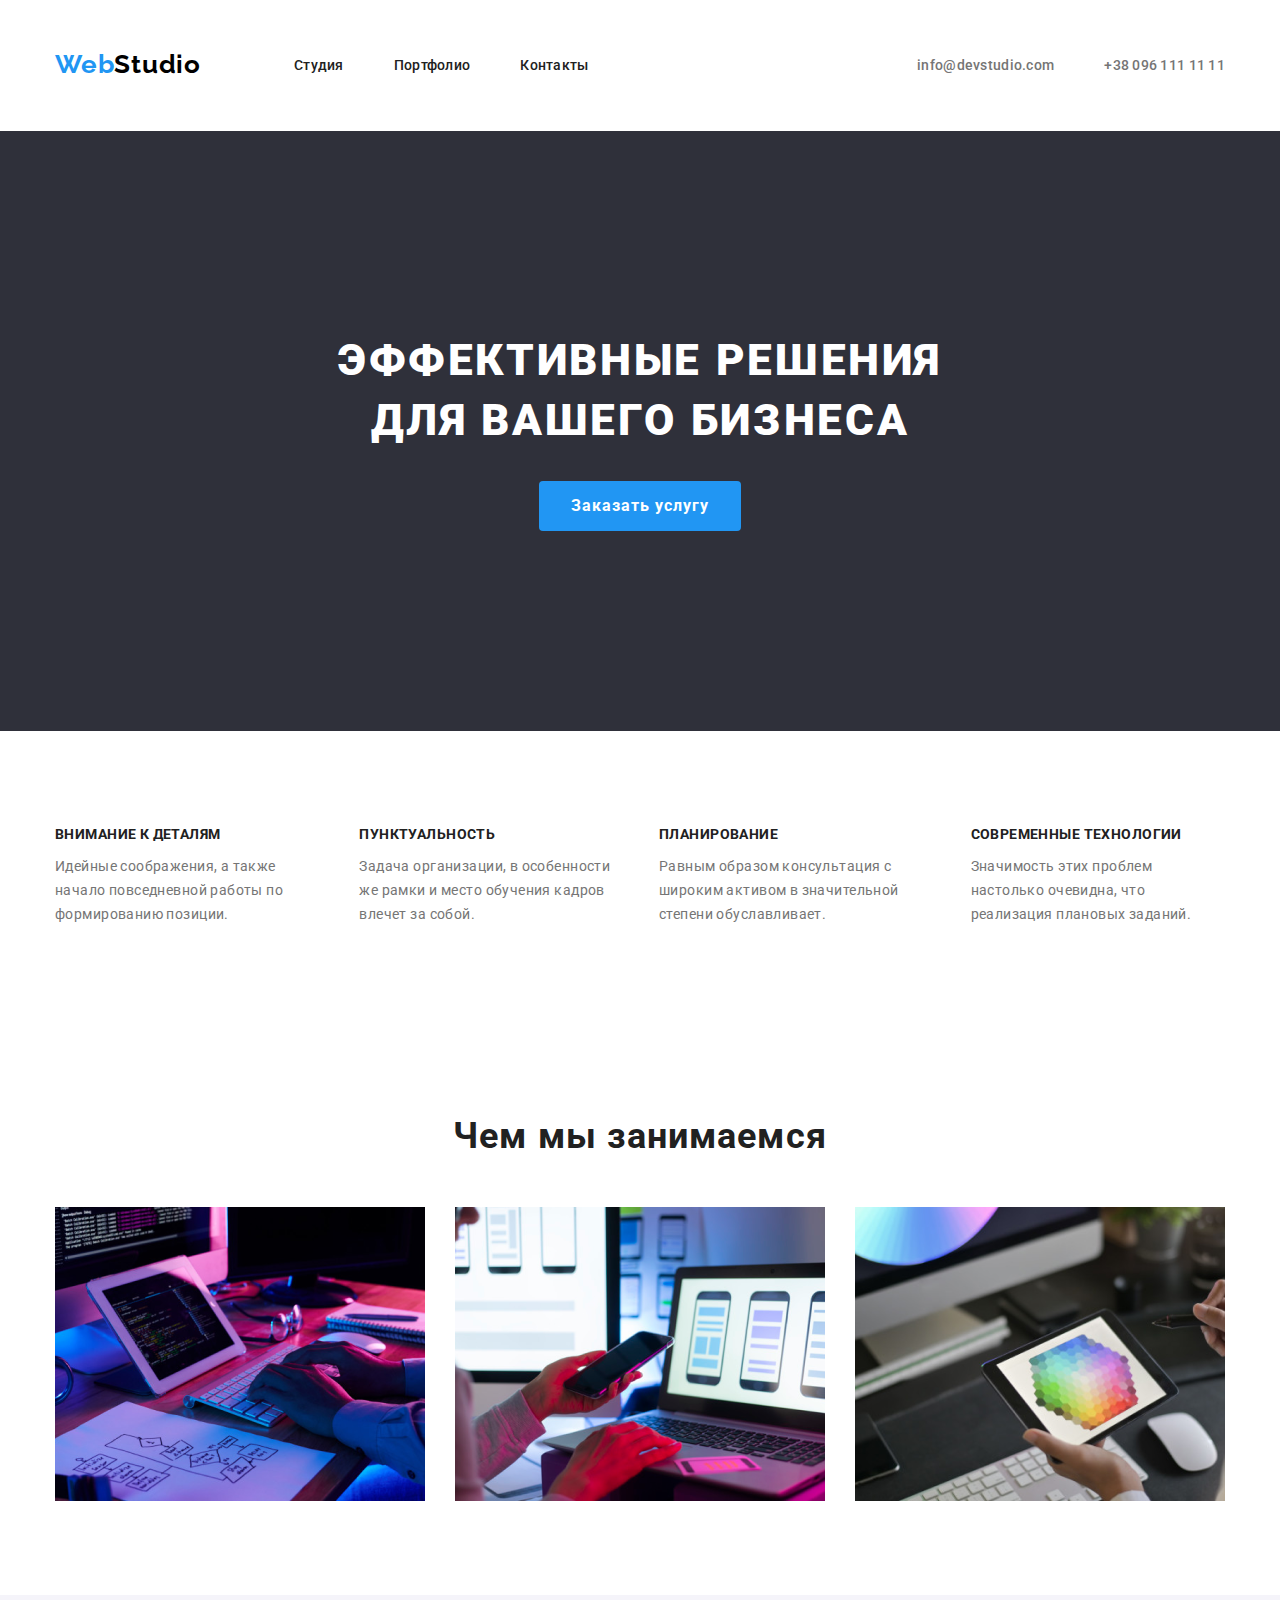
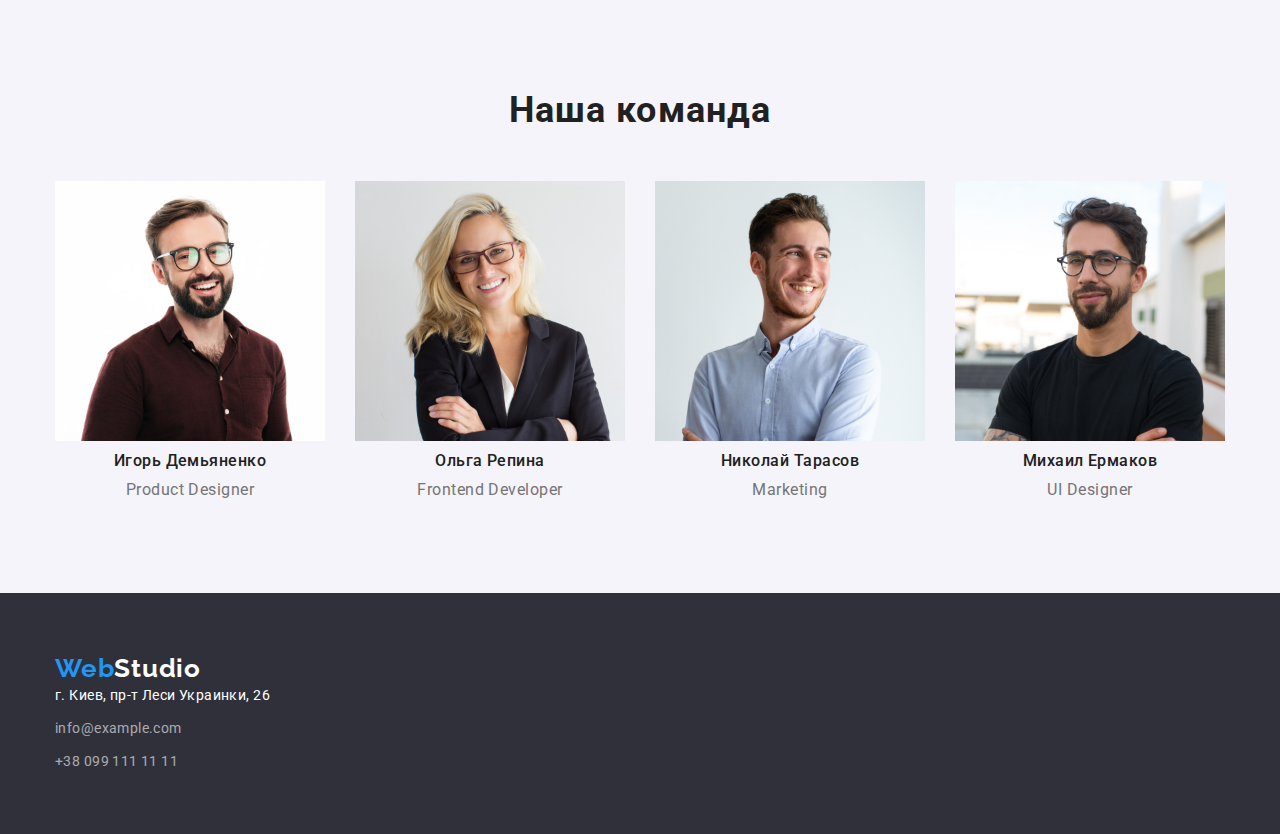
<file: index.html>
<!DOCTYPE html>
<html lang="ru">
<head>
    <meta charset="UTF-8">
    <meta http-equiv="X-UA-Compatible" content="IE=edge">
    <meta name="viewport" content="width=device-width, initial-scale=1.0">
    <title>Студия</title>
    <link rel="preconnect" href="https://fonts.googleapis.com">
    <link rel="preconnect" href="https://fonts.gstatic.com" crossorigin>
    <link rel="stylesheet" href="https://cdn.jsdelivr.net/npm/modern-normalize@1.1.0/modern-normalize.min.css">
    <link href="https://fonts.googleapis.com/css2?family=Raleway:wght@700&family=Roboto:wght@400;500;700;900&display=swap"
        rel="stylesheet" />

    <link rel="stylesheet" href="./css/style.css">
</head>
<body>
    <!---HEADER--->
    <header class="page-header">
        <div class="container header-container">
            <nav class="nav">
                <a class="logo link" href="">
                    Web<span class="logo-studio">Studio</span>
                </a>
                <ul class="menu list ">
                    <li class="menu-item"><a class="menu-link link current" href="./index.html">Студия</a></li>
                    <li class="menu-item"><a class="menu-link link" href="./portfolio.html">Портфолио</a></li>
                    <li class="menu-item"><a class="menu-link link" href="">Контакты</a></li>
            
                </ul>
            </nav>
            <ul class="list ul-list">
            
                <li class="menu-mailto"><a class="mailto link" href="mailto:info@devstudio.com">info@devstudio.com</a></li>
                <li class="menu-phon"><a class="phone link" href="tel:+380961111111">+38 096 111 11 11</a></li>
            </ul>

        </div>
        
        
    </header>
    <main>
        <!---hero---->
       
            <section class="hero">
                <div class="container hero-container">
                    <h1 class="title-hero">Эффективные решения<br /> для вашего бизнеса</h1>
                    <button type="button" class="btn-hero">Заказать услугу</button>
                </div>
            </section>

       
        
        <!----benefits---->
        <section class="Benefits section">
            <div class="container">
                <h2 hidden class="visually-hidden">описание</h2>
                <ul class="list smooth">
                    <li class="Benefits-menu-item ">
                        <h3 class="Benefits-menu">Внимание к деталям</h3>
                        <p class="description-menu">Идейные соображения, а также начало повседневной работы по формированию позиции.</p>
                    </li>
                    <li class="Benefits-menu-item ">
                        <h3 class="Benefits-menu">Пунктуальность</h3>
                        <p class="description-menu">Задача организации, в особенности же рамки и место обучения кадров влечет за собой.
                        </p>
                    </li>
                    <li class="Benefits-menu-item">
                        <h3 class="Benefits-menu">Планирование</h3>
                        <p class="description-menu">Равным образом консультация с широким активом в значительной степени обуславливает.
                        </p>
                    </li>
                    <li class="Benefits-menu-item">
                        <h3 class="Benefits-menu">Современные технологии</h3>
                        <p class="description-menu">Значимость этих проблем настолько очевидна, что реализация плановых заданий.</p>
                    </li>
                </ul>

            </div>
            
        </section>
        <!---direction--->
        <section class="direction section">
            <div class="container">
                <h2 class="direction-title direction-menu-item">Чем мы занимаемся</h2>
                <ul class="list direction-menu direction-smooth">
                    <li class="direction-menu-smooth ">
                        <img class="menu-img" src="./img/gallery/img1.png" alt="IT-сервис" width="370" />
                    </li>
                    <li class="direction-menu-smooth ">
                        <img class="menu-img" src="./img/gallery/img2.png" alt="Мобильная версия">
                    </li>
                    <li class="direction-menu-smooth ">
                        <img class="menu-img" src="./img/gallery/img3.png" alt="планшет версия">
                    </li>
                </ul>

            </div>
           
        </section>
        <!---team--->
<section class="team section">
    <div class="container">
        <h2 class="team-title">Наша команда</h2>
        <ul class="team-menu list team-menu-smooth">
            <li class="team-menu-item">
                <img class="team-img" src="./img/employees/img1.jpg" alt="Наши специалисты" width="270" height="260">
                <h3 class="team-name">Игорь Демьяненко</h3>
                <p class="team-job-title">Product Designer</p>
            </li>
            <li class="team-menu-item">
                <img class="team-img" src="./img/employees/img2.jpg" alt="Наши специалисты" width="270" height="260">
                <h3 class="team-name">Ольга Репина</h3>
                <p class="team-job-title">Frontend Developer</p>
            </li>
            <li class="team-menu-item"><img class="team-img" src="./img/employees/img3.jpg" alt="Наши специалисты" width="270"
                    height="260">
                <h3 class="team-name">Николай Тарасов</h3>
                <p class="team-job-title">Marketing</p>
            </li>
            <li class="team-menu-item"><img class="team-img" src="./img/employees/img4.jpg" alt="Наши специалисты" width="270"
                    height="260">
                <h3 class="team-name">Михаил Ермаков</h3>
                <p class="team-job-title">UI Designer</p>
            </li>

        </ul>
    </div>
    
</section>
    </main>
    <!---footer-first--->
    <footer class="footer-menu">
        <div class="container">
            <a class="logo-style-footer link" href="">Web<span class="logo-studio-footer">Studio</span></a>
            <ul class="list ">
                <li class="footer-menu-markup"> <a class="footer-maps link" href="https://goo.gl/maps/FyTGyrduHnAwDV1Q6">г. Киев,
                        пр-т Леси Украинки, 26</a></li>
                <li class="footer-menu-markup"> <a class="mailto-footer link" href="mailto:info@example.com">info@example.com</a>
                </li>
                <li class="footer-menu-markup"> <a class="phone-footer link" href="tel:+380991111111">+38 099 111 11 11</a></li>
            </ul>

        </div>
        
            

        
        
    </footer>
</body>
</html>
</file>
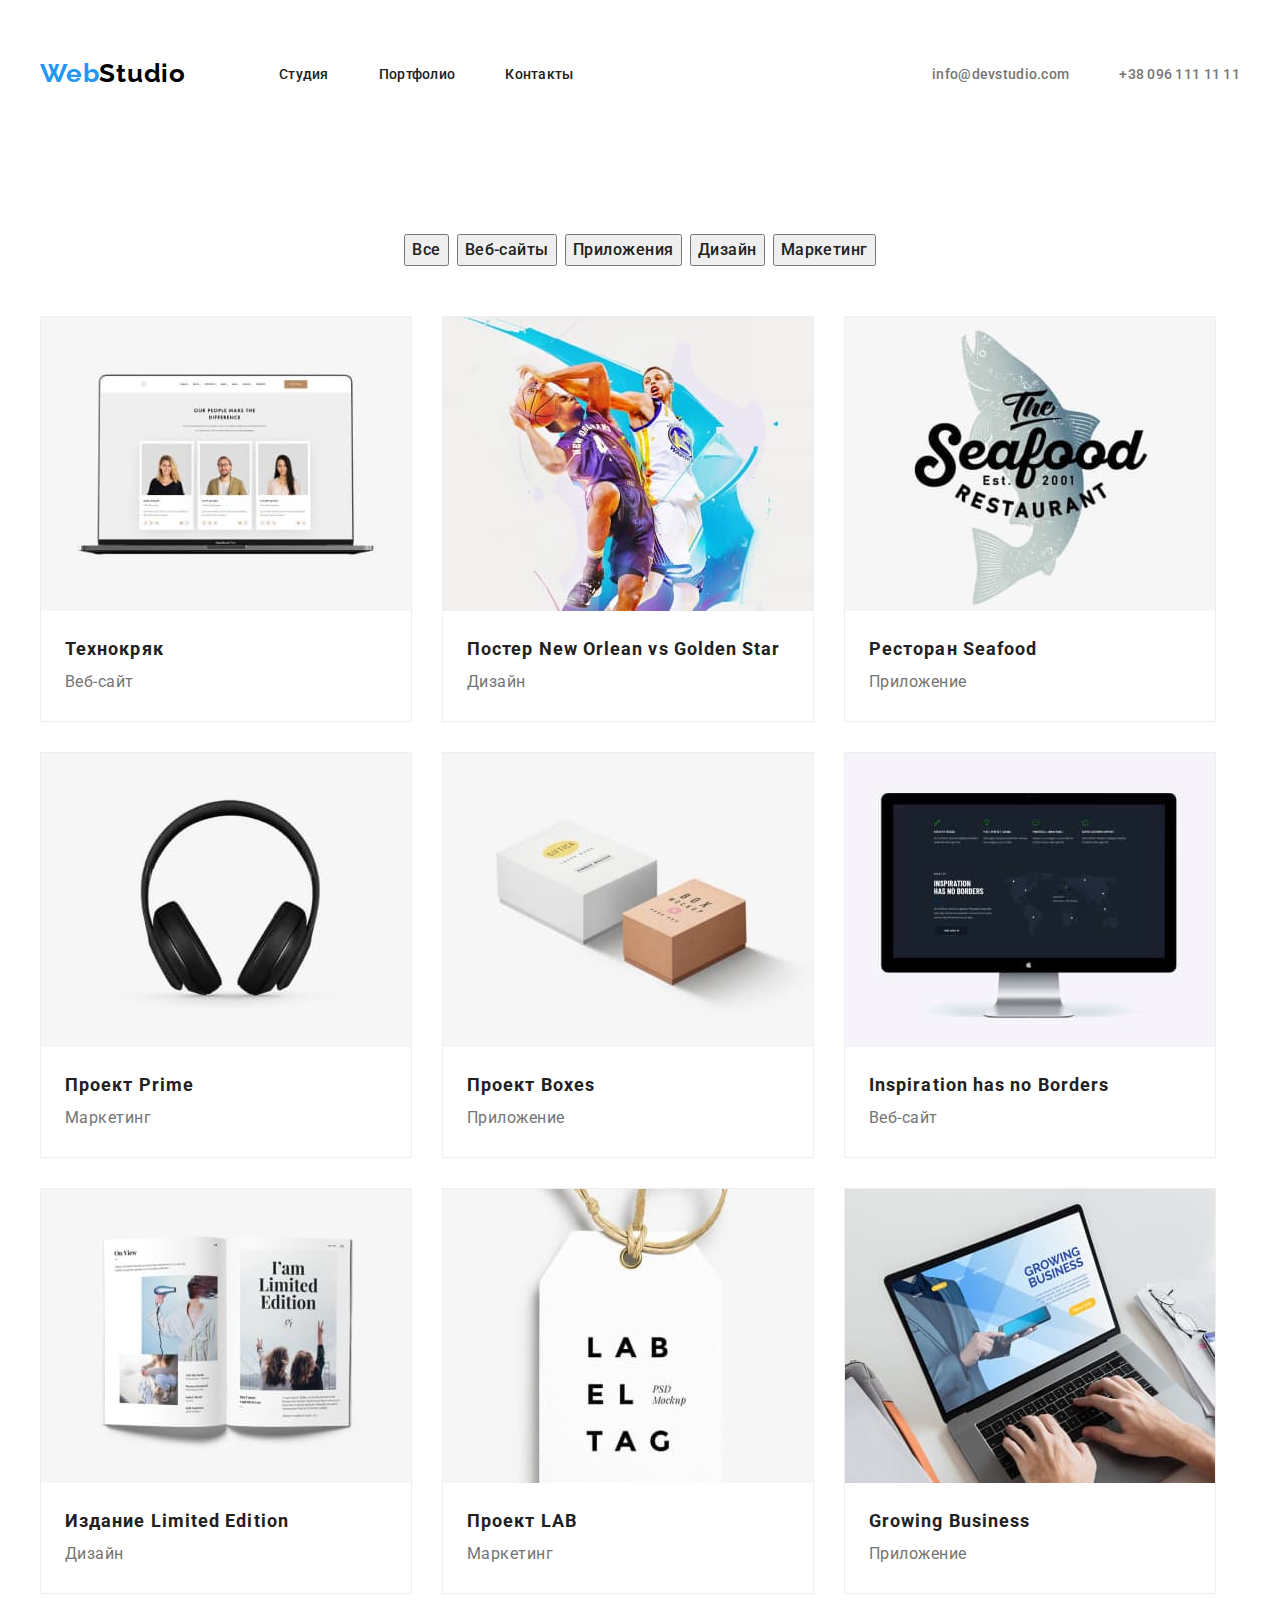
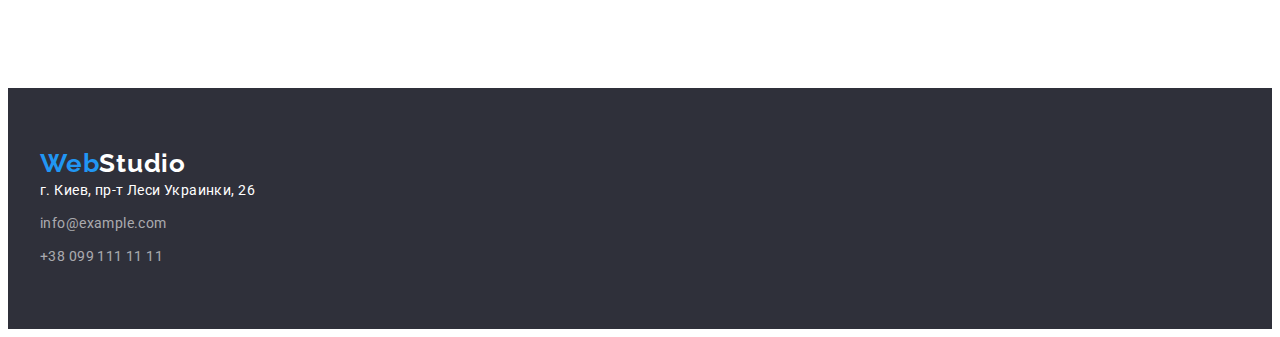
<file: portfolio.html>
<!DOCTYPE html>
<html lang="ru">

<head>
    <meta charset="UTF-8">
    <meta http-equiv="X-UA-Compatible" content="IE=edge">
    <meta name="viewport" content="width=device-width, initial-scale=1.0">
    <title>Портфолто</title>
    <link rel="preconnect" href="https://fonts.googleapis.com">
    <link rel="preconnect" href="https://fonts.gstatic.com" crossorigin>
    <link href="https://fonts.googleapis.com/css2?family=Raleway:wght@700&family=Roboto:wght@400;500;700;900&display=swap"
        rel="stylesheet"/>
        
    <link rel="stylesheet" href="./css/style.css">
</head>
<body>
    <!---HEADER-PORTFOLIO---> 
    <header class="page-header section">
        <div class="container header-container">
            <nav class="nav">
                <a class="logo link" href="">Web<span class="logo-studio">Studio</span></a>
                <ul class="menu list ">
                    <li class="menu-item">
                        <a class="menu-link link" href="./index.html">Студия</a>
                    </li>
                    <li class="menu-item">
                        <a class="menu-link link current" href="./portfolio.html">Портфолио</a>
                    </li>
                    <li class="menu-item">
                        <a class="menu-link link" href="">Контакты</a>
                    </li>
                </ul>
            </nav>
            <ul class="list ul-list">
                <li class="menu-mailto"><a class="mailto link" href="mailto:info@devstudio.com">info@devstudio.com</a></li>
                <li class="menu-phon"><a class="phone link" href="tel:+380961111111">+38 096 111 11 11</a></li>
            </ul>

        </div>
        
    </header>
    
 <main>
            <!---portfolio--->
           
        <section class="portfolio-menu section">
            <div class="container">
                <h1 hidden class="visually-hidden">Портфолио</h1>
                <!---filter--->
                
                <ul class=" filter-btn filter-btn-smooth list">
                    <li class="setting-btn"><button type="button" class="regulator-btn">Все</button></li>
                    <li class="setting-btn"><button type="button" class="regulator-btn">Веб-сайты</button></li>
                    <li class="setting-btn"><button type="button" class="regulator-btn">Приложения</button></li>
                    <li class="setting-btn"><button type="button" class="regulator-btn">Дизайн</button></li>
                    <li class="setting-btn"><button type="button" class="regulator-btn">Маркетинг</button></li>
                </ul>
                <!---photo--->
                <ul class="list foto-menu">
                    <li class="foto-menu-item">
                        <img class="foto-img" src="./images/macbookpro.jpg" alt="Веб-сайт" width="370">
                        <h2 class="sentence">Технокряк</h2>
                        <p class="sentence-choice">Веб-сайт</p>
                    </li>
                    <li class="foto-menu-item">
                        <img class="foto-img" src="./images/basketball.jpg" alt="Дизайн" width="370">
                        <h2 class="sentence">Постер New Orlean vs Golden Star</h2>
                        <p class="sentence-choice">Дизайн</p>
                    </li>
                    <li class="foto-menu-item">
                        <img class="foto-img" src="./images/restaurant.jpg" alt="Приложение" width="370">
                        <h2 class="sentence">Ресторан Seafood</h2>
                        <p class="sentence-choice">Приложение</p>
                    </li>
                    <li class="foto-menu-item">
                        <img class="foto-img" src="./images/marketing.jpg" alt="Маркетинг" width="370">
                        <h2 class="sentence">Проект Prime</h2>
                        <p class="sentence-choice">Маркетинг</p>
                    </li>
                    <li class="foto-menu-item">
                        <img class="foto-img" src="./images/boxes.jpg" alt="Приложение" width="370">
                        <h2 class="sentence">Проект Boxes</h2>
                        <p class="sentence-choice">Приложение</p>
                
                
                    </li>
                    <li class="foto-menu-item">
                        <img class="foto-img" src="./images/borders.jpg" alt="Веб-сайт" width="370">
                        <h2 class="sentence">Inspiration has no Borders</h2>
                        <p class="sentence-choice">Веб-сайт</p>
                    </li>
                    <li class="foto-menu-item">
                        <img class="foto-img" src="./images/limitededition.jpg" alt="Дизайн" width="370">
                        <h2 class="sentence">Издание Limited Edition</h2>
                        <p class="sentence-choice">Дизайн</p>
                    </li>
                    <li class="foto-menu-item">
                        <img class="foto-img" src="./images/lab.jpg" alt="Маркетинг" width="370">
                        <h2 class="sentence">Проект LAB</h2>
                        <p class="sentence-choice">Маркетинг</p>
                    </li>
                    <li class="foto-menu-item">
                        <img class="foto-img" src="./images/growingbusiness.jpg" alt="Приложение" width="370">
                        <h2 class="sentence">Growing Business</h2>
                        <p class="sentence-choice">Приложение</p>
                    </li>
                </ul>

            </div>
            
        </section>
    </main>
    <!---basement-->
    <footer class="footer-menu">
        <div class="container">
            <a class="logo-style-footer link" href="">Web<span class="logo-studio-footer">Studio</span></a>
            <ul class="list ">
                <li class="footer-menu-markup"> <a class="footer-maps link" href="https://goo.gl/maps/FyTGyrduHnAwDV1Q6">г. Киев,
                        пр-т Леси Украинки, 26</a></li>
                <li class="footer-menu-markup"> <a class="mailto-footer link" href="mailto:info@example.com">info@example.com</a>
                </li>
                <li class="footer-menu-markup"> <a class="phone-footer link" href="tel:+380991111111">+38 099 111 11 11</a></li>
            </ul>

        </div>
        
    </footer>
            
        
    
    
</body>
</html>
</file>
<file: css/style.css>
:root {
     --accent-color: #2196F3;
     --secondari-color: #757575;
     --footer-color: rgba(255, 255, 255, 0.6);
     --primary-font-color: #212121;
     --button-text-color: #FFFFFF;
     --primary-font: 'Roboto', sans-serif;
     --secondari-font: 'Raleway', sans-serif;
}
h1,h2,h3,h4,p{
     margin-top: 0;
     margin-bottom: 0;
}
ul,ol{
     margin-top: 0;
     margin-bottom: 0;
     padding-left: 0;
}
img{
     display:block
}


.list {
     list-style: none;
}
.current{
    color: var(--accent-color);
}

.link {
     text-decoration: none;
}
button{
     cursor: pointer;
}

body {
     font-family: var(--primary-font);
}
.section{
     padding-top: 94px;
     padding-bottom: 94px;
}

.container{
     width: 1200px;
     margin-left: auto;
     margin-right: auto;
     padding-left: 15px;
     padding-right: 15px;
}
/*header*/
.page-header{
     padding-top: 24px;
     padding-bottom: 25px;
}
.header-container{
     display: flex;
     align-items: center;
}
.nav{
     display: flex;
     align-items: center;
}
.menu{
     padding-top: 32px;
     padding-bottom: 32px;
     display: flex;
     align-items: center;
}
.ul-list{
     display: flex;
     align-items: center;
     margin-left: auto;
     }
     .logo{
          padding-top: 24px;
          padding-bottom: 25px;
          margin-right: 93px;
     }
     .menu-item:not(:last-child){
          margin-right: 50px;
     }
     .mailto{
          margin-right: 50px;
     }


.logo {
     font-family: var(--secondari-font);
     font-style: normal;
     font-weight: 700;
     font-size: 26px;
     line-height: 1.19;
     letter-spacing: 0.03em;

     color: #2196F3;
}

.logo-studio {
     font-family: var(--secondari-font);
     font-style: normal;
     font-weight: 700;
     font-size: 26px;
     line-height: 1.19;
     letter-spacing: 0.03em;
     color: #000000
}

.menu-link {

     font-weight: 500;
     font-size: 14px;
     line-height: 1.14;
     letter-spacing: 0.02em;
     color: var(--primary-font-color);
}

.menu-link:hover,
 .menu-link:focus {
     color: var(--accent-color);
}

.mailto {
     font-family: 'Roboto', sans-serif;
     font-weight: 500;
     font-size: 14px;
     line-height: 1.14;
     letter-spacing: 0.02em;
     color: var(--secondari-color);
}

.mailto:hover,
.mailto:focus {
     color: var(--accent-color);
}

.phone:hover,
.phone:focus {
     color: var(--accent-color);
}

.phone {
     font-weight: 500;
     font-size: 14px;
     line-height: 1.14;
     letter-spacing: 0.02em;
     color: var(--secondari-color);
}

/*HERO*/


.hero{
     
     background-color:#2F303A;
     padding-top: 200px;
     padding-bottom: 200px;
}
.hero-container{
     display: flex;
     justify-content: center;
     flex-direction: column;
}

.title-hero {
     margin-bottom: 30px;
     width: 696px;
     margin-left: auto;
     margin-right: auto;
     font-weight: 900;
     font-size: 44px;
     line-height: 1.36;
     text-align: center;
     letter-spacing: 0.06em;
     text-transform: uppercase;
     color: #FFFFFF;
}


.btn-hero {
     margin: auto;
     padding: 10px 32px;
     font-family: 'Roboto', sans-serif;
     font-weight: 700;
     font-size: 16px;
     line-height: 1.88;
     border:transparent ;
     border-radius: 4px;
     align-items: center;
     text-align: center;
     letter-spacing: 0.06em;
     background-color: var(--accent-color);
     color: var(--button-text-color);
 
}
/*benefits*/
.visually-hidden {
     position: absolute;
     white-space: nowrap;
     width: 1px;
     height: 1px;
     overflow: hidden;
     border: 0;
     padding: 0;
     clip: rect(0 0 0 0);
     clip-path: inset(50%);
     margin: -1px;
}
.smooth{
     display: flex;
    
}
.Benefits-menu-item:not(:last-child){
     margin-right: 30px;
     
    }
    

.Benefits-menu {
     margin-bottom: 10px;
     font-weight: 700;
     font-size: 14px;
     line-height: 1.4;
     letter-spacing: 0.03em;
     text-transform: uppercase;
     color: var(--primary-font-color);
}

.description-menu {
     font-size: 14px;
     line-height: 1.71;
     letter-spacing: 0.03em;
     color: var(--secondari-color);
     
}


/*direction*/
.direction-title {
    
     font-weight: 700;
     font-size: 36px;
     line-height: 1.17;
     text-align: center;
     letter-spacing: 0.03em;

     color: var(--primary-font-color);
}
.direction-menu-item{
     padding-top: 0;
     margin-left: auto;
     margin-right: auto;
     margin-bottom: 50px;
}
.direction-menu-smooth:not(:last-child){
     margin-right: 30px;
}
.direction-smooth{
     display: flex;
}


/*TEAM*/
.team{
          
     
          background: #F5F4FA;
}
.team-img{
     margin-bottom: 10px;
}
.team-menu-smooth {
     display: flex;
}
.team-menu-item:not(:last-child){
     margin-right: 30px;
}
.team-title {
     margin-left: auto;
     margin-right: auto;
     margin-bottom: 50px;
     font-weight: 700;
     font-size: 36px;
     line-height: 1.17;
     text-align: center;
     letter-spacing: 0.03em;

     color: var(--primary-font-color);
}


.team-name {
     margin-bottom: 10px;
     font-weight: 500;
     font-size: 16px;
     line-height: 1.19;
     text-align: center;
     letter-spacing: 0.03em;
     color: var(--primary-font-color);
}

.team-job-title {

     font-size: 16px;
     line-height: 1.19;
     text-align: center;
     letter-spacing: 0.03em;
     color: var(--secondari-color);
}

/*footer-first*/
.logo-style-footer{
     font-family: var(--secondari-font);
          font-style: normal;
          font-weight: 700;
          font-size: 26px;
          line-height: 1.19;
          letter-spacing: 0.03em;
     
          color: #2196F3;
     }

.logo-studio-footer {
     font-family: 'Raleway', sans-serif;
     font-weight: 700;
     font-size: 26px;
     line-height: 1.19;
     letter-spacing: 0.03em;
     color: #FFFFFF;

}

.footer-menu {
     background-color: #2f303a;
          padding-top: 60px;
          padding-bottom: 60px;
}
.footer-menu-markup:not(:last-child) {
     margin-bottom: 9px;
}


.footer-maps {
     font-size: 14px;
     line-height: 1.71;
     letter-spacing: 0.03em;
     color: #FFFFFF;
}

.mailto-footer {
     font-size: 14px;
     line-height: 1.71;
     letter-spacing: 0.03em;
     color: var(--footer-color);
}

.phone-footer {
     font-family: 'Roboto', sans-serif;
     font-weight: 400;
     font-size: 14px;
     line-height: 1.71;
     letter-spacing: 0.03em;
     color: var(--footer-color);
}

.footer-maps:hover,
.footer-maps:focus {
     color: var(--accent-color);
}

.mailto-footer:hover,
.mailto-footer:focus {
     color: var(--accent-color);
}

.phone-footer:hover,
.phone-footer:focus {
     color: var(--accent-color);
}

/*portfolio*/
.filter-btn{

     display: flex;
     justify-content: center;

     
}
.setting-btn:not(:last-child){
     margin-right: 8px;
}
.filter-btn-smooth{
    
     margin-bottom: 50px;

}
.regulator-btn {
    
     font-family: 'Roboto', sans-serif;
     font-style: normal;
     font-weight: 500;
     font-size: 16px;
     line-height: 1.63;
     text-align: center;
     letter-spacing: 0.03em;
     color: var(--primary-font-color);
}

.regulator-btn:hover,
.regulator-btn:focus {
     background-color: var(--accent-color);
     color: var(--button-text-color);
     
}

/*photo*/
.sentence {
     padding-top: 20px;
     padding-left: 24px;
     font-weight: 700;
     font-size: 18px;
     line-height: 2;
     letter-spacing: 0.06em;
     color: var(--primary-font-color);
}

.sentence-choice {
     padding-bottom: 20px;
     padding-left: 24px;
     font-size: 16px;
     line-height: 1.88;
     letter-spacing: 0.03em;
     color: var(--secondari-color);
}
.foto-menu{
     margin: -15px;
     display: flex;
     flex-wrap: wrap;
}
.foto-menu-item{
     margin: 15px;
     
          width: 370px;
          height: 404px;
          left: 215px;
          top: 262px;
     
          background: #FFFFFF;
          border: 1px solid #EEEEEE;

}
</file>
